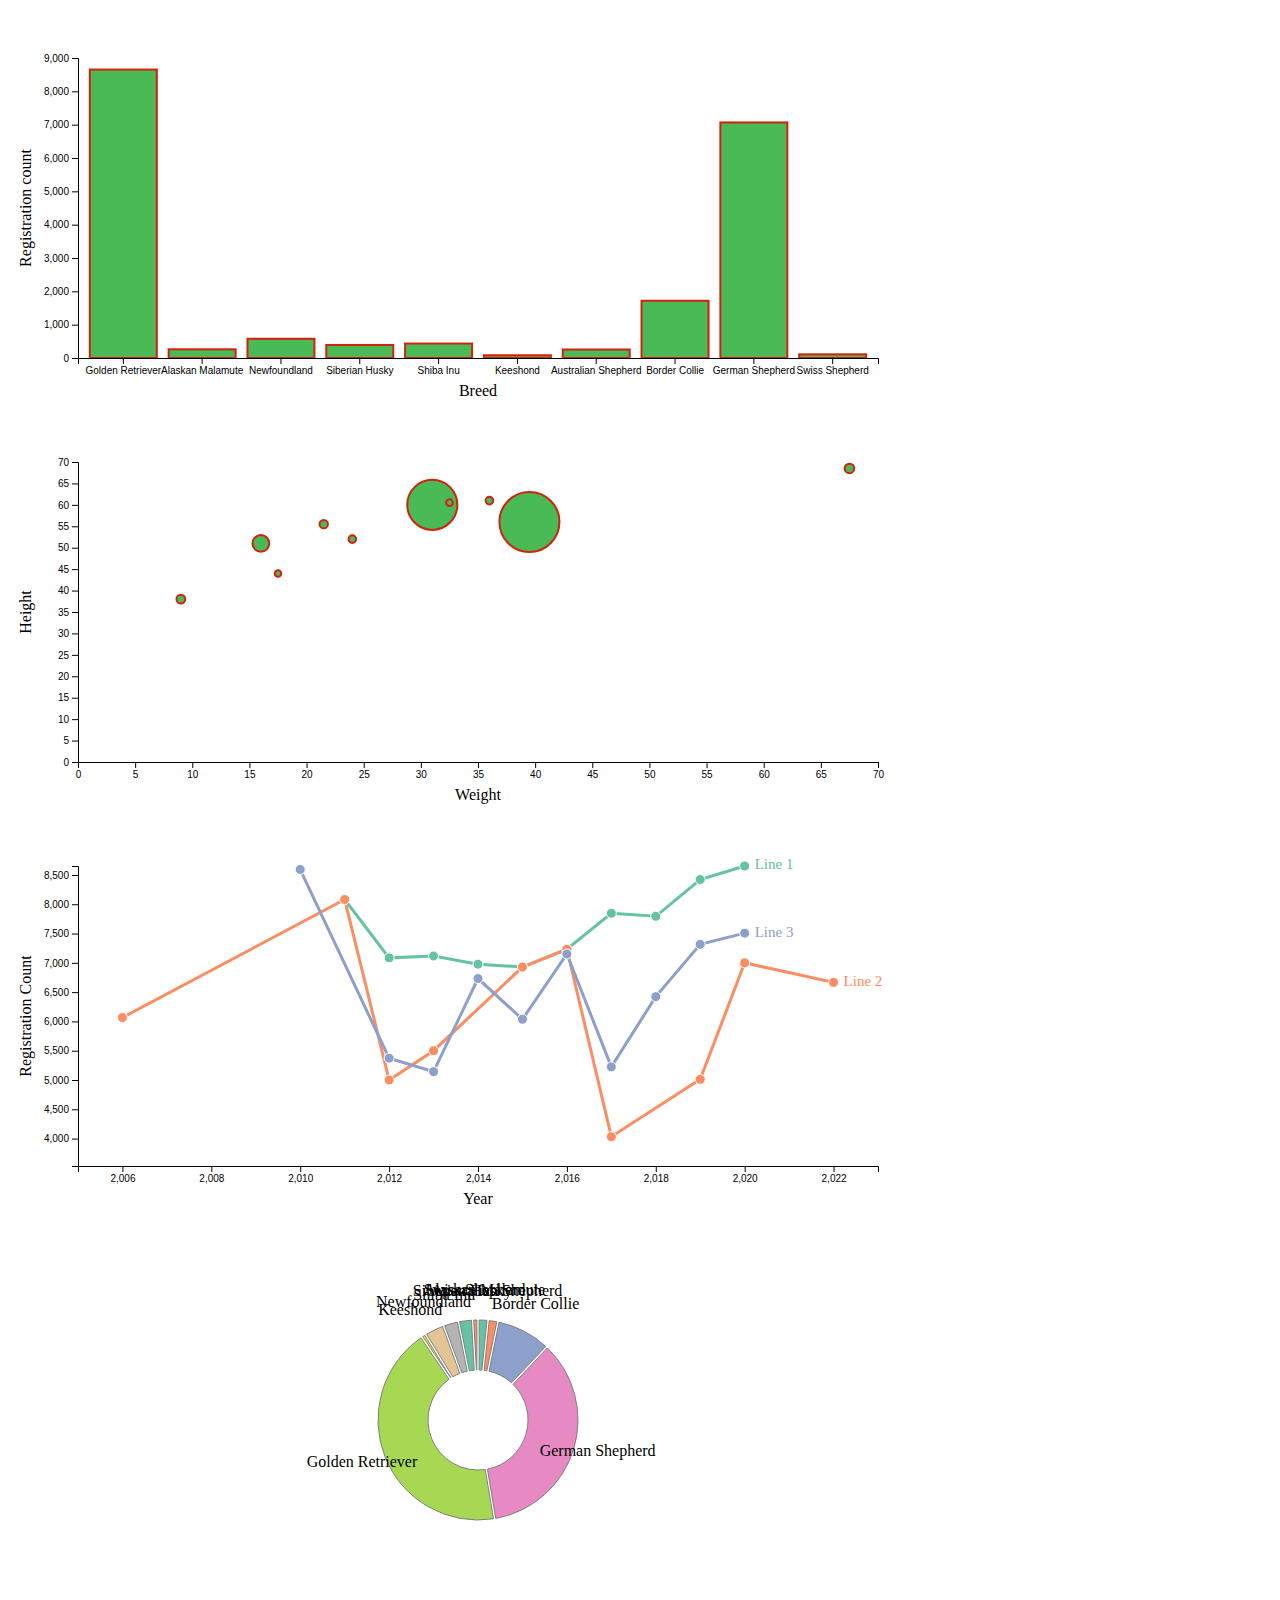
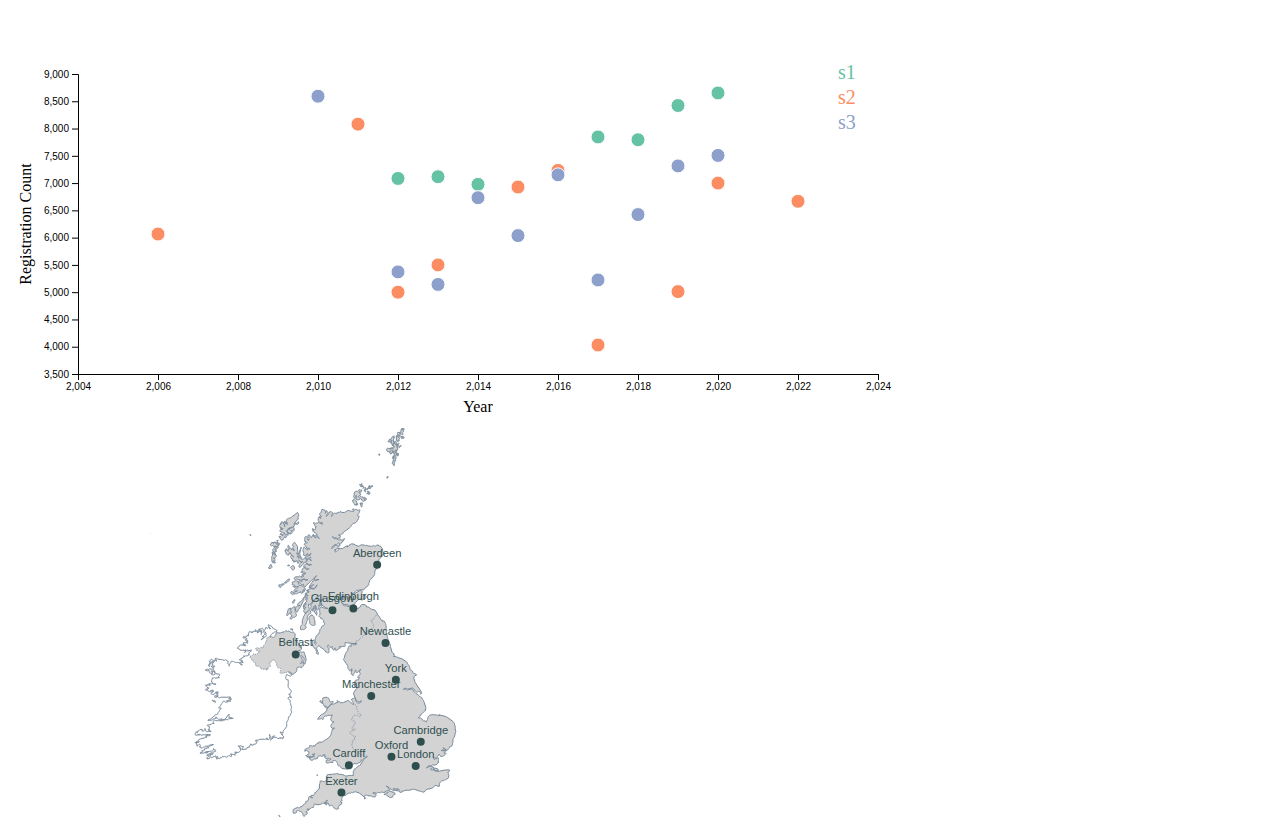
<file: app/index.html>
<!DOCTYPE html>
<head>
    <html>  
        <!-- Set the document's character encoding and viewport -->
        <meta charset="UTF-8">
        <meta name="viewport" content="width=1920, initial-scale=1.0">

        <!-- Title of web page -->
        <title>Charts</title>

        <!-- Libraries and stylesheets imports -->
        <link rel="stylesheet" href="styles/main.css">

        <!-- Scripts -->
        <!-- d3 library -->
        <script src="libs/d3.v7.min.js"></script>
        <script src="libs/popper.v2.min.js"></script>
        <script src="libs/tippy.v6.min.js"></script>
        <script src="libs/topojson.min.js"></script>

    </head>
    <body>

        <!-- Page body -->

        <!-- div elements for bar and bubble charts -->
        <div id="dashboard">
            <div id="bar1"></div>
            <div id="bubble1"></div>
            <div id="line1"></div>
            <div id="pie_donut1"></div>
            <div id="scatter1"></div>
            <div id="map"></div>
        </div>


        <!-- allows modules to be imported and used -->
        <!-- Why are we loading our main script last?
            JavaScript is a just-in-time compiled language, as soon as it gets loaded, it gets executed. Since we will be selecting elements of our page in the main script, it's best to ensure they exist first. It's the same reason why we import all third-party libraries before loading our own scripts. -->
        <script type="module" src="scripts/main.js"></script> 

    </body>
</html>
</file>
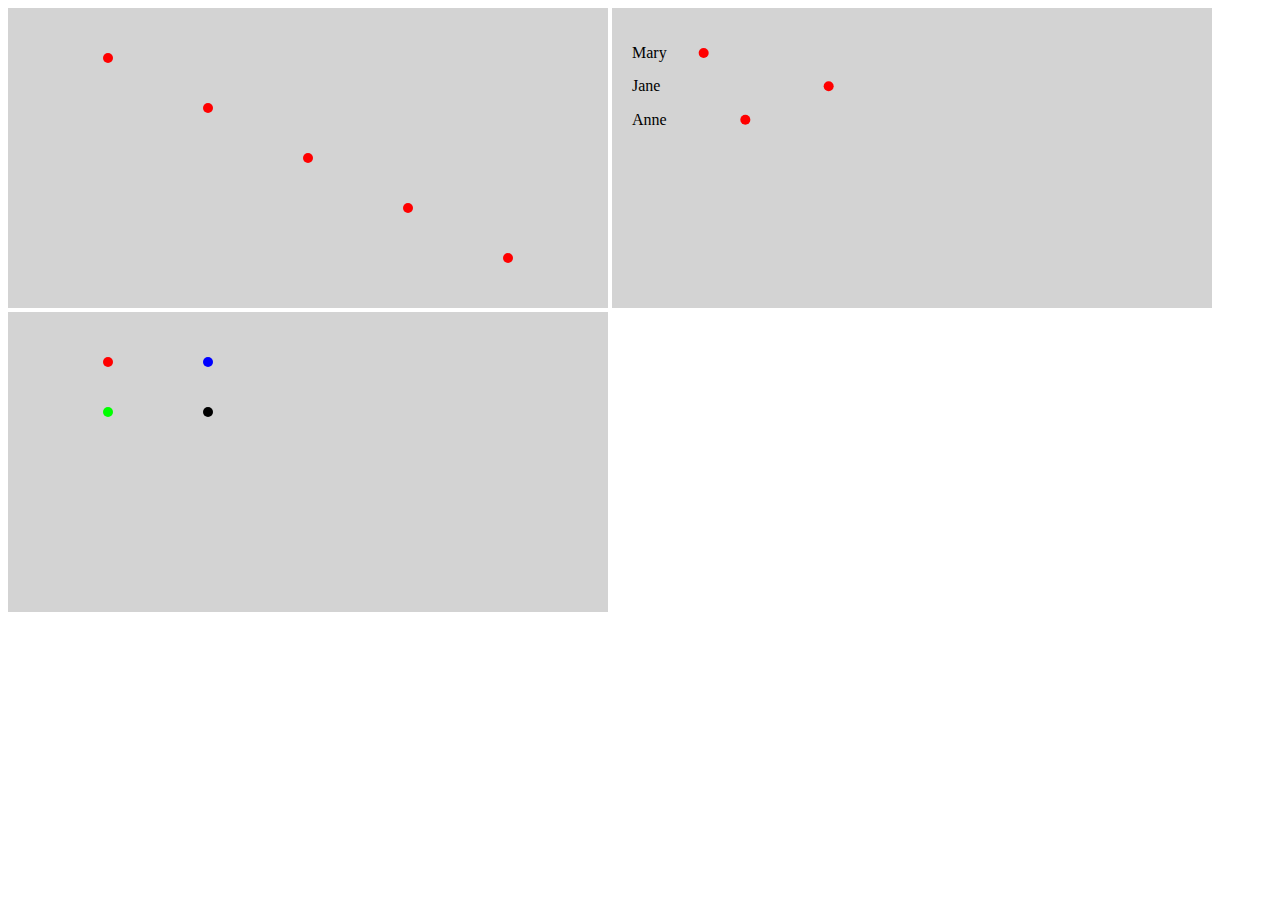
<file: d3_impatient_book/index.html>
<!DOCTYPE html>
<html>

    <head>
        <meta charset="utf-8">
        <script src="./libs/d3.v7.min.js"></script>
        <!-- Call all of the following below in body take onload -->
        <script src="./js/demo1.js"></script> <!-- call with makeDemo1()-->
        <script src="./js/demo2.js"></script> <!-- call with makeDemo2()-->
        <script src="./js/demo3.js"></script> <!-- call with makeDemo3() -->
        <script src="./js/joining_on_a_key.js"></script>  <!-- call with makeKeys() -->
        <script src="./js/generalUpdatePattern.js"></script> <!-- call with makeUpdate() -->

        <script>
            // function to make a list and interpolate between colours of list items on click
            function makeList() {
                var vs = [ "From East", "to West,", "at Home", "is Best" ];

                d3.select( "body" )
                    .append( "ul" ).selectAll( "li" ) // appends an ul element then creates an empty placeholder for the list items
                    .data(vs).enter()  // dataset is bound to selection
                    .append( "li" ).text( d => d )  // li appended for each data point and populated with values from dataset
                    .on( "click", function () {  // registers a callback for the named event type
                        this.toggleState = !this.toggleState; // keeps track of toggle state
                        d3.select( this ) // to operate on it using method chaining, current node needs to be wrapped in a selection
                            .transition().duration(1000)  // d3 interpolates between current states of list item
                            .style("color", this.toggleState?"red":"black"); // new color selected based on current state
                    });
            }
        </script>
    </head>

    <body onload="makeDemo1(); makeKeys(); makeUpdate();">  <!-- calls function when HTML page is fully loaded. Change this to either load function makeList above or one of the demo file functions 'makeDemo#' --> 

        <svg id="demo1" width="600" height="300"
            style="background: lightgray;"></svg>    
    
        <svg id="key" width="600" height="300"
            style="background: lightgray;"></svg>   

        <svg id="update" width="600" height="300"
            style="background: lightgray;"></svg>   

    </body>
</html>
</file>
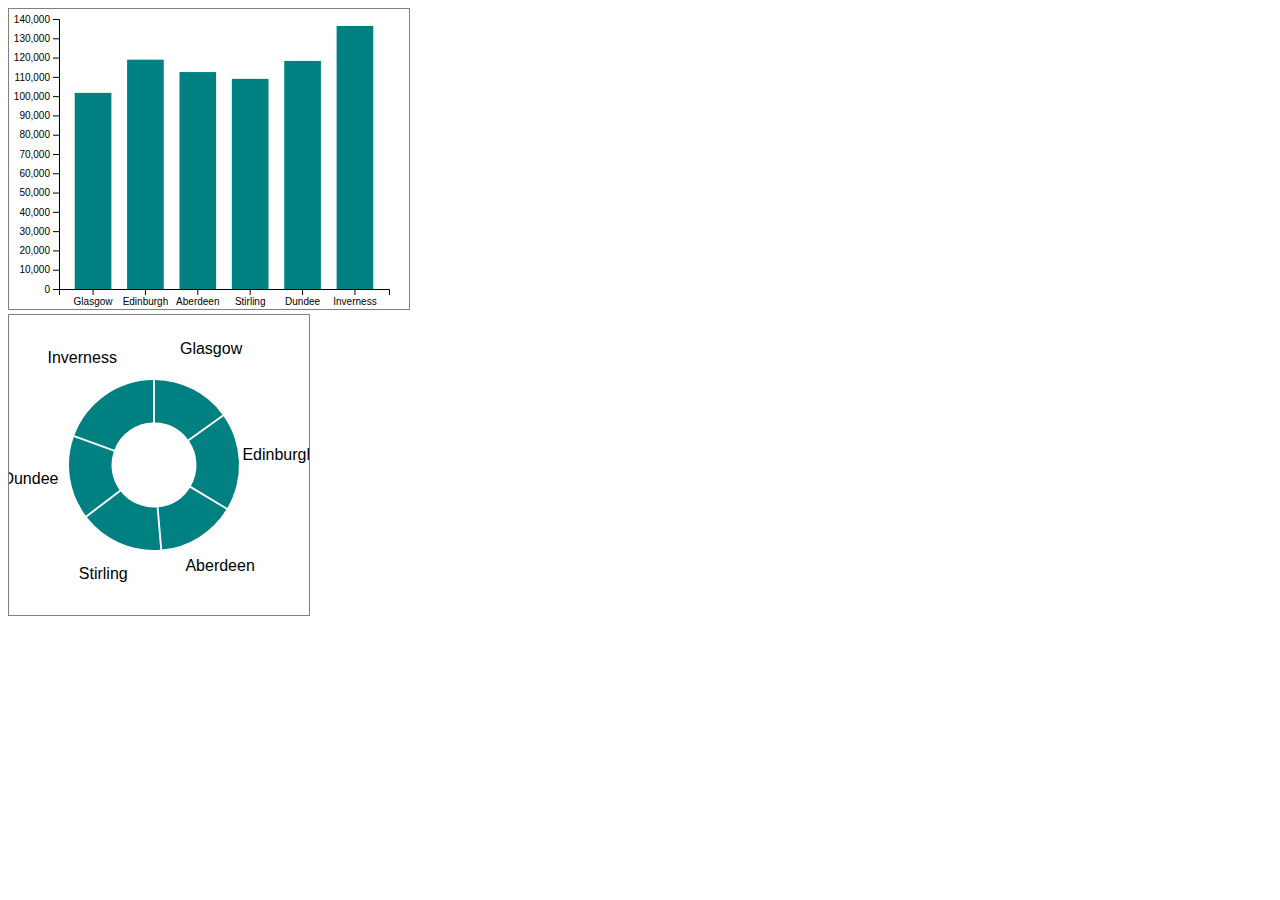
<file: simons_examples/index.html>
<!DOCTYPE html>
<html lang="en">
<head>
    <meta charset="UTF-8">
    <meta name="viewport" content="width=device-width, initial-scale=1.0">
    <title>IDV Sample Application</title>

    <!-- Library import -->
    <script src="libs/d3.v7.min.js"></script>
    <script src="libs/popper.v2.min.js"></script>
    <script src="libs/tippy.v6.min.js"></script>

    <!-- Style import -->
    <link rel="stylesheet" href="styles/main.css">
</head>
<body>
    <!-- Main app -->
    <div id="dashboard">
        <div id="bar2"></div>
        <div id="pie2"></div>
    </div>

    <!-- Main script -->
    <script type="module" src="scripts/main.js"></script>
</body>
</html>
</file>
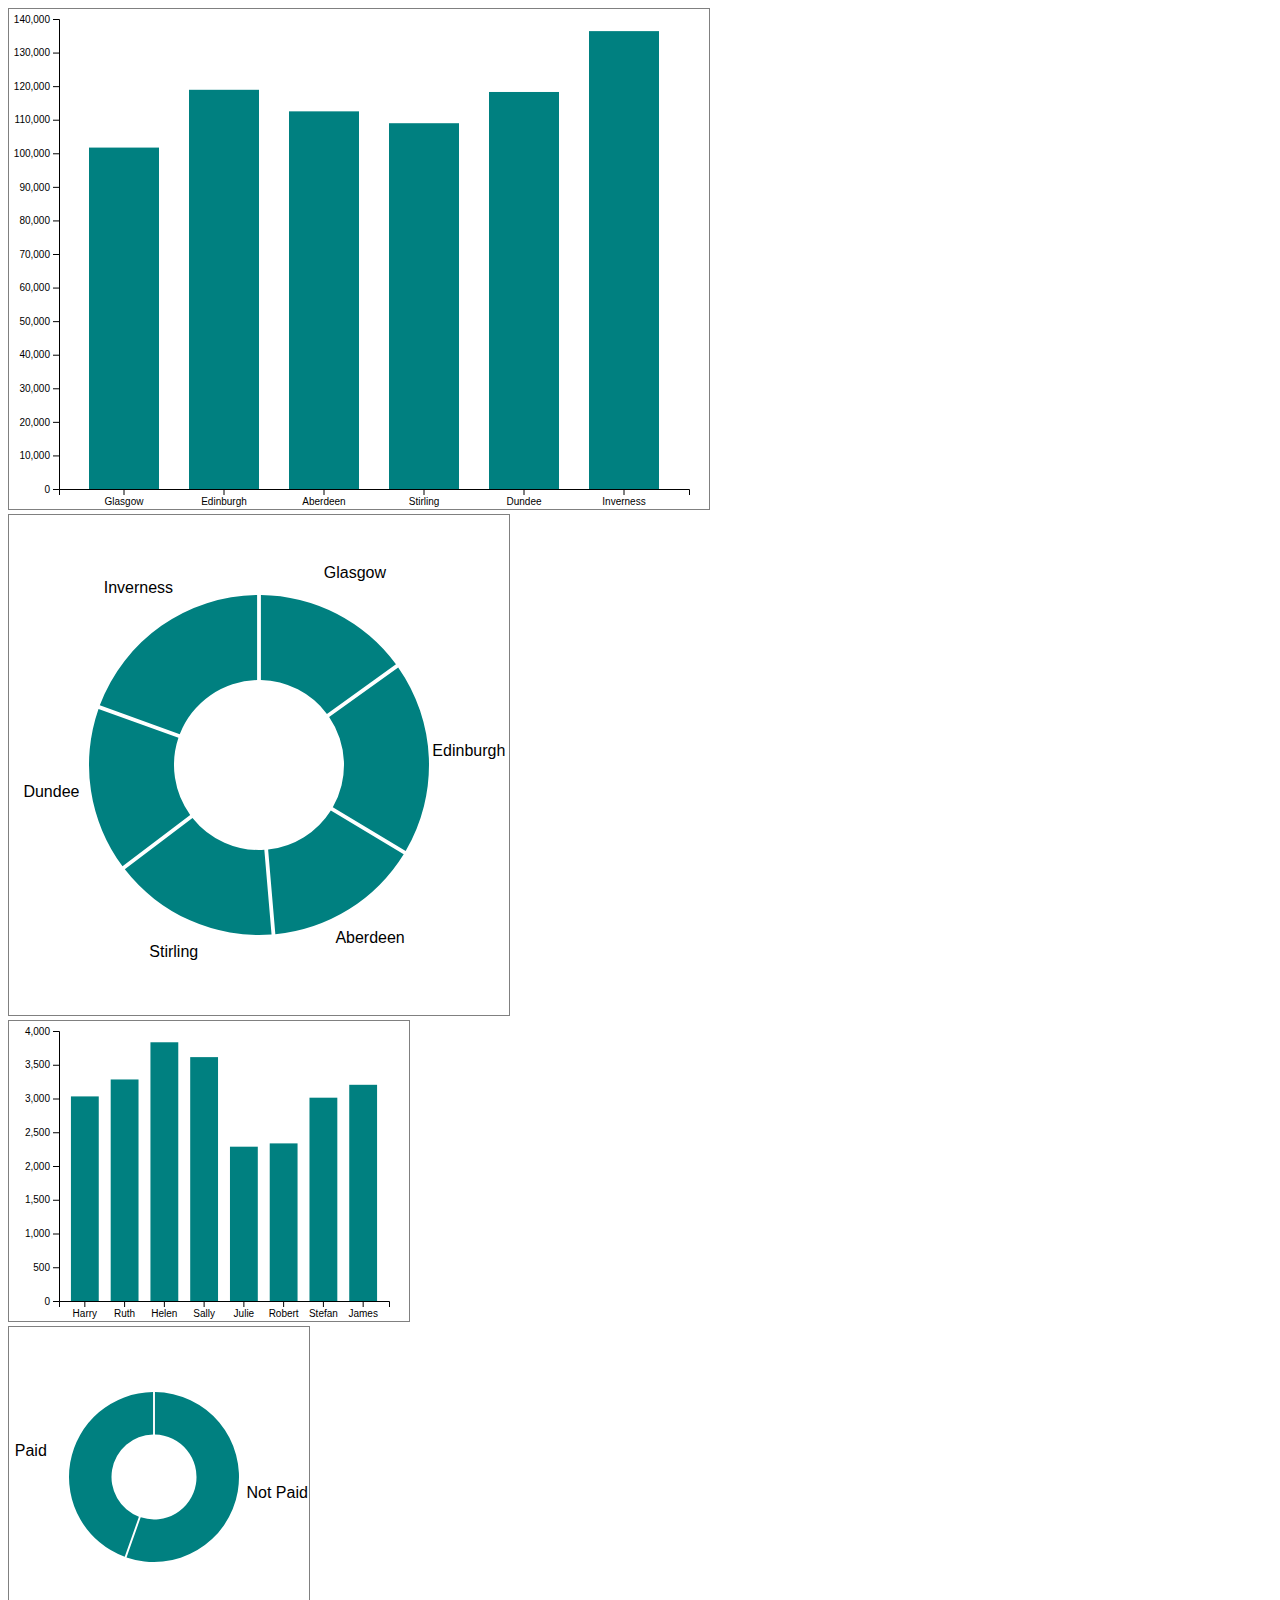
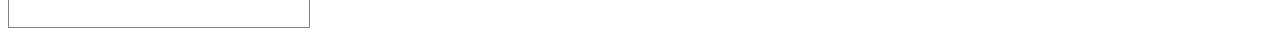
<file: simons_examples/demo2/demo2/index.html>
<!DOCTYPE html>
<html lang="en">
<head>
    <meta charset="UTF-8">
    <meta name="viewport" content="width=device-width, initial-scale=1.0">
    <title>IDV Sample Application</title>

    <!-- Library import -->
    <script src="libs/d3.v7.min.js"></script>
    <script src="libs/popper.v2.min.js"></script>
    <script src="libs/tippy.v6.min.js"></script>

    <!-- Style import -->
    <link rel="stylesheet" href="styles/main.css">
</head>
<body>
    <!-- Main app -->
    <div id="dashboard">
        <div id="bar1"></div>
        <div id="pie1"></div>
        <div id="bar2"></div>
        <div id="pie2"></div>
    </div>

    <!-- Main script -->
    <script type="module" src="scripts/main.js"></script>
</body>
</html>
</file>
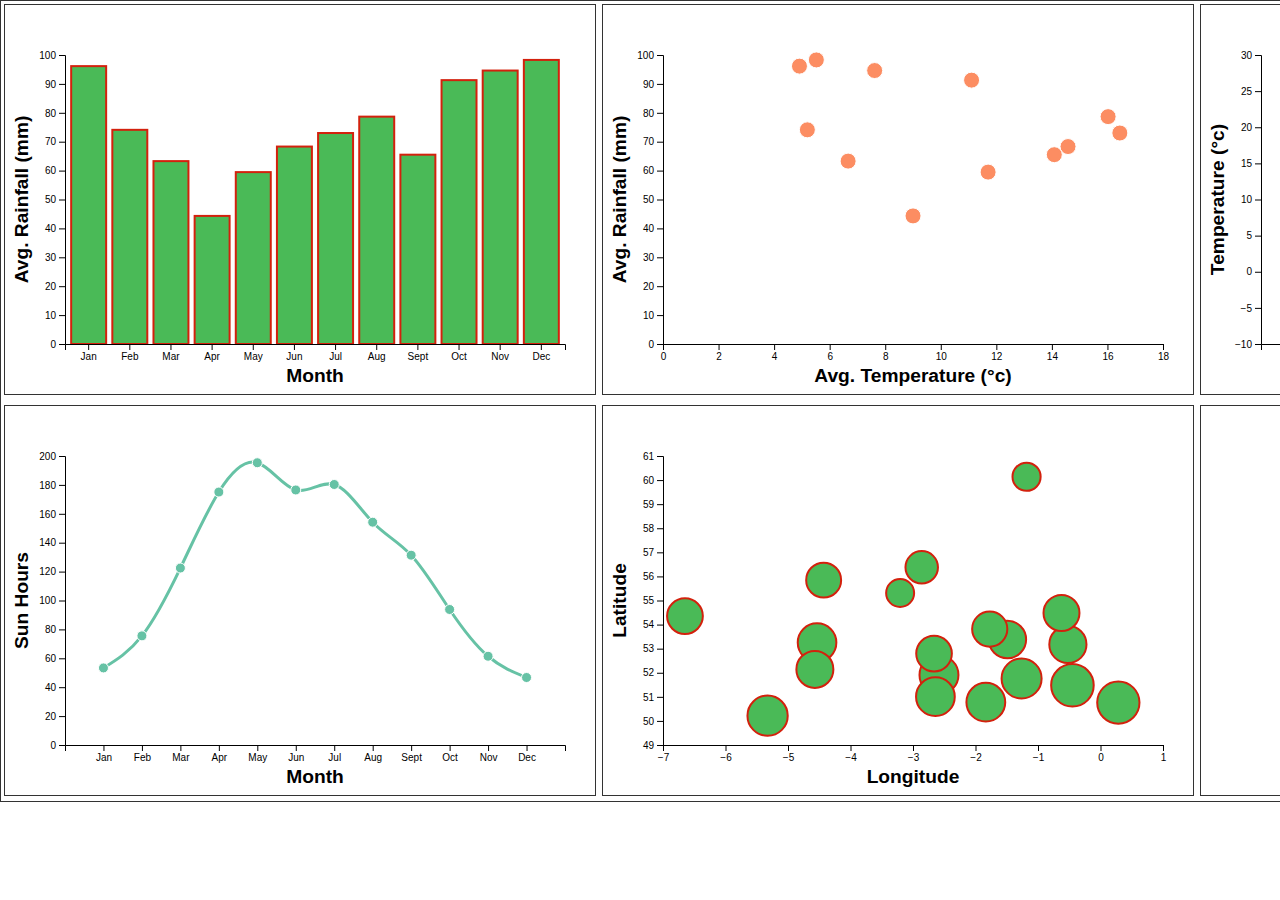
<file: CW/part1/SET09123_cw1_40538519/app/index.html>
<!DOCTYPE html>
<head>
    <html>  
        <!-- Set the document's character encoding and viewport -->
        <meta charset="UTF-8">
        <meta name="viewport" content="width=device-width, initial-scale=1.0">

        <!-- Title of web page -->
        <title>Charts</title>

        <!-- Libraries and stylesheets imports -->
        <link rel="stylesheet" href="styles/main.css">

        <!-- Scripts -->
        <!-- d3 library -->
        <script src="libs/d3.v7.min.js"></script>
        <script src="libs/popper.v2.min.js"></script>
        <script src="libs/tippy.v6.min.js"></script>

    </head>
    <body>

        <!-- Page body -->

        <!-- div elements for bar and bubble charts -->
        <div id="dashboard">
            
            <div id="precipByMon_bar"></div>
            <div id="tmpRf_scat"></div>
            <div id="tempMon_line"></div>
            <div id="sunByMon_line"></div>
            <div id="tmpByLoc_bubb"></div>
            <div id="seasonDist_pi"></div>
        </div>


        <!-- allows modules to be imported and used -->
        <!-- Why are we loading our main script last?
            JavaScript is a just-in-time compiled language, as soon as it gets loaded, it gets executed. Since we will be selecting elements of our page in the main script, it's best to ensure they exist first. It's the same reason why we import all third-party libraries before loading our own scripts. -->
        <script type="module" src="scripts/main.js"></script> 

    </body>
</html>
</file>
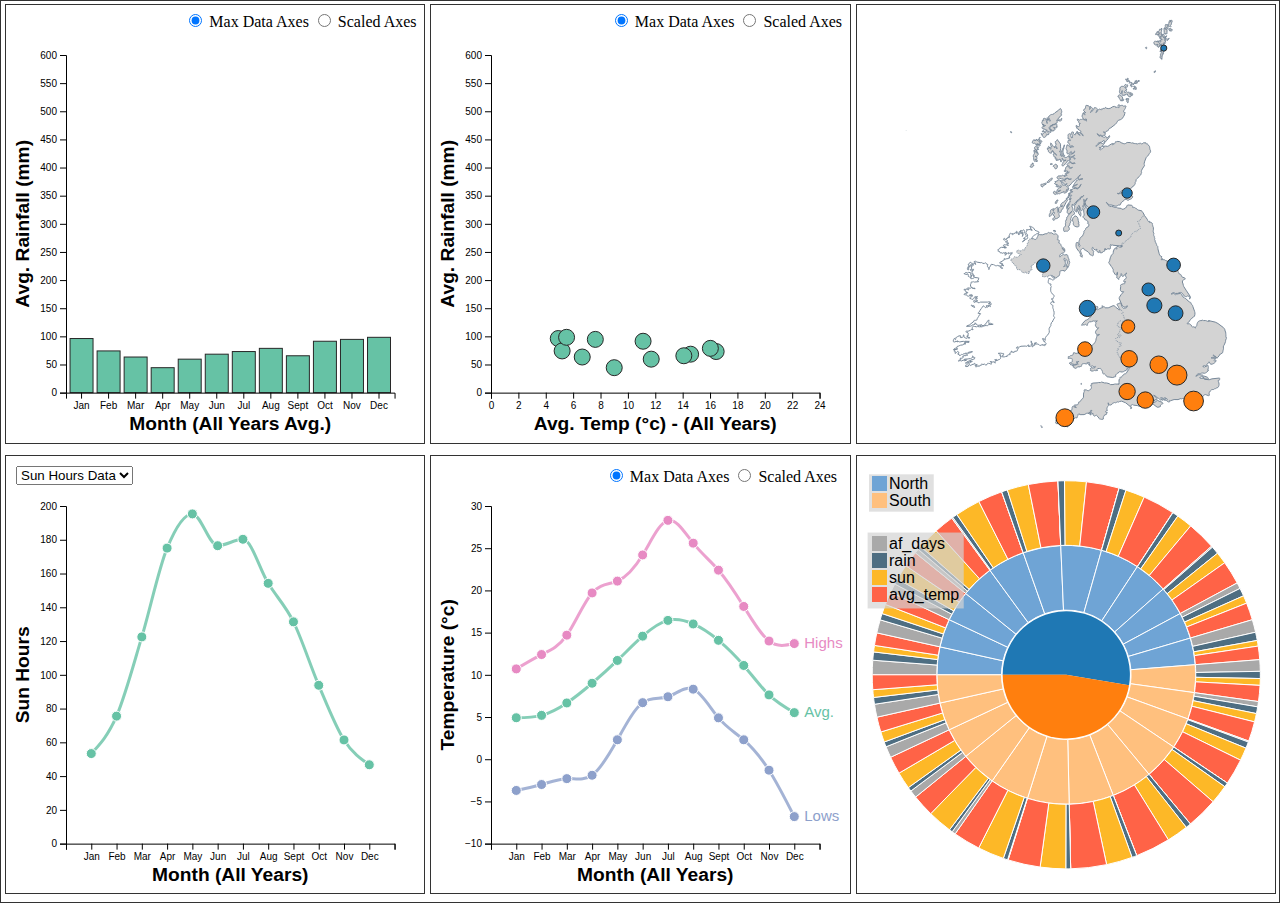
<file: CW/part2/ZIP        SET09123_cw2_40538519/app/index.html>
<!DOCTYPE html>
<head>
    <html>  
        <!-- Set the document's character encoding and viewport -->
        <meta charset="UTF-8">
        <meta name="viewport" content="width=device-width, initial-scale=1.0">

        <!-- Title of web page -->
        <title>Charts</title>

        <!-- Scripts -->
        <!-- d3 library -->
        <script src="libs/d3.v7.min.js"></script>
        <script src="libs/popper.v2.min.js"></script>
        <script src="libs/tippy.v6.min.js"></script>
        <script src="libs/topojson.min.js"></script>  <!-- Converts GeoJSON objects into a more compact format -->

        <!-- Libraries and stylesheets imports -->
        <link rel="stylesheet" href="styles/main.css">
    </head>
    <body>

        <!-- Page body -->

        <!-- div elements for bar and bubble charts -->
        <div id="dashboard">
            <div class="chart-container" id="precipByMon_bar">
                <div id="precipRadios">
                    <input type="radio" id="fixedAxes_precip" name="precipAxes" value="fixed" checked>
                    <label for="fixedAxes_precip">Max Data Axes</label>
                
                    <input type="radio" id="scaledAxes_precip" name="precipAxes" value="scaled">
                    <label for="scaledAxes_precip">Scaled Axes</label>
                </div>
            </div>
            <div class="chart-container" id="tmpRf_scat">
                <div id="scatRadios">
                    <input type="radio" id="fixedAxes_scat" name="scatAxes" value="fixed" checked>
                    <label for="fixedAxes_scat">Max Data Axes</label>
                
                    <input type="radio" id="scaledAxes_scat" name="scatAxes" value="scaled">
                    <label for="scaledAxes_scat">Scaled Axes</label>
                </div>
            </div>
            <div class="chart-container" id="map"></div>
            <div class="chart-container" id="sunByMon_line">
                <div id="lineDropdownDiv">
                    <select id="lineDropdown">
                        <option value="sun" selected>Sun Hours Data</option>
                        <option value="af_days">Air Frost Data</option>
                    </select>
                </div>
            </div>
            <div class="chart-container" id="tempMon_line">
                <div id="mlRadios">
                    <input type="radio" id="fixedAxes_ml" name="mlAxes" value="fixed" checked>
                    <label for="fixedAxes_ml">Max Data Axes</label>
                
                    <input type="radio" id="scaledAxes_ml" name="mlAxes" value="scaled">
                    <label for="scaledAxes_ml">Scaled Axes</label>
                </div>
            </div>
            <div class="chart-container" id="burst"></div>
        </div>


        <!-- Used to set each chart to the correct width and height -->
        <script>
            const viewportWidth = window.innerWidth;
            const viewportHeight = window.innerHeight;
        </script>
        <!-- allows modules to be imported and used -->
        <!-- Why are we loading our main script last?
            JavaScript is a just-in-time compiled language, as soon as it gets loaded, it gets executed. Since we will be selecting elements of our page in the main script, it's best to ensure they exist first. It's the same reason why we import all third-party libraries before loading our own scripts. -->
        <script type="module" src="scripts/main.js"></script> 
       
    </body>
</html>
</file>
<file: app/styles/main.css>
/* --- might have several stylesheets, each dedicated to one aspect of your page (text, layout, input, etc.) or later on one per visualisation module. SEE vars.css stylesheet for variables */

@import 'vars.css';
@import 'barchart.css';
@import 'bubblechart.css';
@import 'line1.css';
@import 'pie_donut.css';

h1{
    color: green;
    font-family: var(--font-title);
}

/* default for paragraphs */
p{
    color: tomato;
    font-family: var(--font-text);
}

/* paragraphs with class 'myClass' */
p.myClass{
    color: teal;
}

/* paragraphs with id 'myId' */
p#myId{
    color: goldenrod;
}
</file>
<file: simons_examples/styles/main.css>
/* Imports */
@import './barchart.css';
@import './piechart.css';

/* Page Layout */
</file>
<file: simons_examples/demo2/demo2/styles/main.css>
/* Imports */
@import './barchart.css';
@import './piechart.css';

/* Page Layout */
</file>
<file: CW/part1/SET09123_cw1_40538519/app/styles/main.css>
/* --- might have several stylesheets, each dedicated to one aspect of your page (text, layout, input, etc.) or later on one per visualisation module. SEE vars.css stylesheet for variables */

@import 'barchart.css';
@import 'bubblechart.css';
@import 'linechart.css';
@import 'pienut.css';
@import 'scatter.css';

body, html {
    margin: 0;
    padding: 0;
    /* overflow: hidden; */
}

#dashboard {
    border: solid 1px #333;

    width: 1800px;
    height: 800px;
    /* width: calc(100vw - 8px); */
    /* height: 99vh; */
    /* margin: 3px; */

    display: flex;
    flex-wrap: wrap;
    
}

/* styles all visualisations (svg elements with class 'viz') */
svg.viz {
    border: solid 1px #333;
    margin: 3px;
    font-family: 'Gill Sans', 'Gill Sans MT', Calibri, 'Trebuchet MS', sans-serif;
}

/* font for axes titles */
svg.viz > text {
    font-size: larger;
    font-weight: bold;
}
</file>
<file: CW/part2/ZIP        SET09123_cw2_40538519/app/styles/main.css>
/* --- might have several stylesheets, each dedicated to one aspect of your page (text, layout, input, etc.) or later on one per visualisation module. SEE vars.css stylesheet for variables */

@import 'barchart.css';
@import 'linechart.css';
@import 'scatter.css';
@import 'map.css';
@import 'burst.css';

body, html {
    margin: 0;
    padding: 0;

    /* REMOVE IF TROUBLE SEEING EVERYTHING IN SCREEN AND NEED TO SCROLL!!!!!!!!!!!!!!!!!!!!!!!!!!!!!!!!!!!!!!!!!!!!!!!! */
    overflow: hidden;
}

#dashboard {
    border: solid 1px #333;

    /* This works (but fixed size) if each charts svg_width is set to 590, and svg_height is 389 and svg.viz (below) margin is 3px 
    Flex would be better for this, however the charts would need rewritten as width and height are fixed*/
    /* width: 1800px;
    height: 800px; */
    

    display: flex;
    flex-wrap: wrap;
    
}

/* styles all visualisations (svg elements with class 'viz') */
svg.viz {
    border: solid 1px #333;
    margin-top: calc((3 / 800) * 100vh);
    margin-bottom: calc((3 / 800) * 100vh);
    margin-left: calc((5 / 1800) * 100vw);
    margin-right: calc((2 / 1800) * 100vw);
    font-family: 'Gill Sans', 'Gill Sans MT', Calibri, 'Trebuchet MS', sans-serif;
}

/* font for axes titles */
svg.viz > text {
    font-size: larger;
    font-weight: bold;
}
</file>
